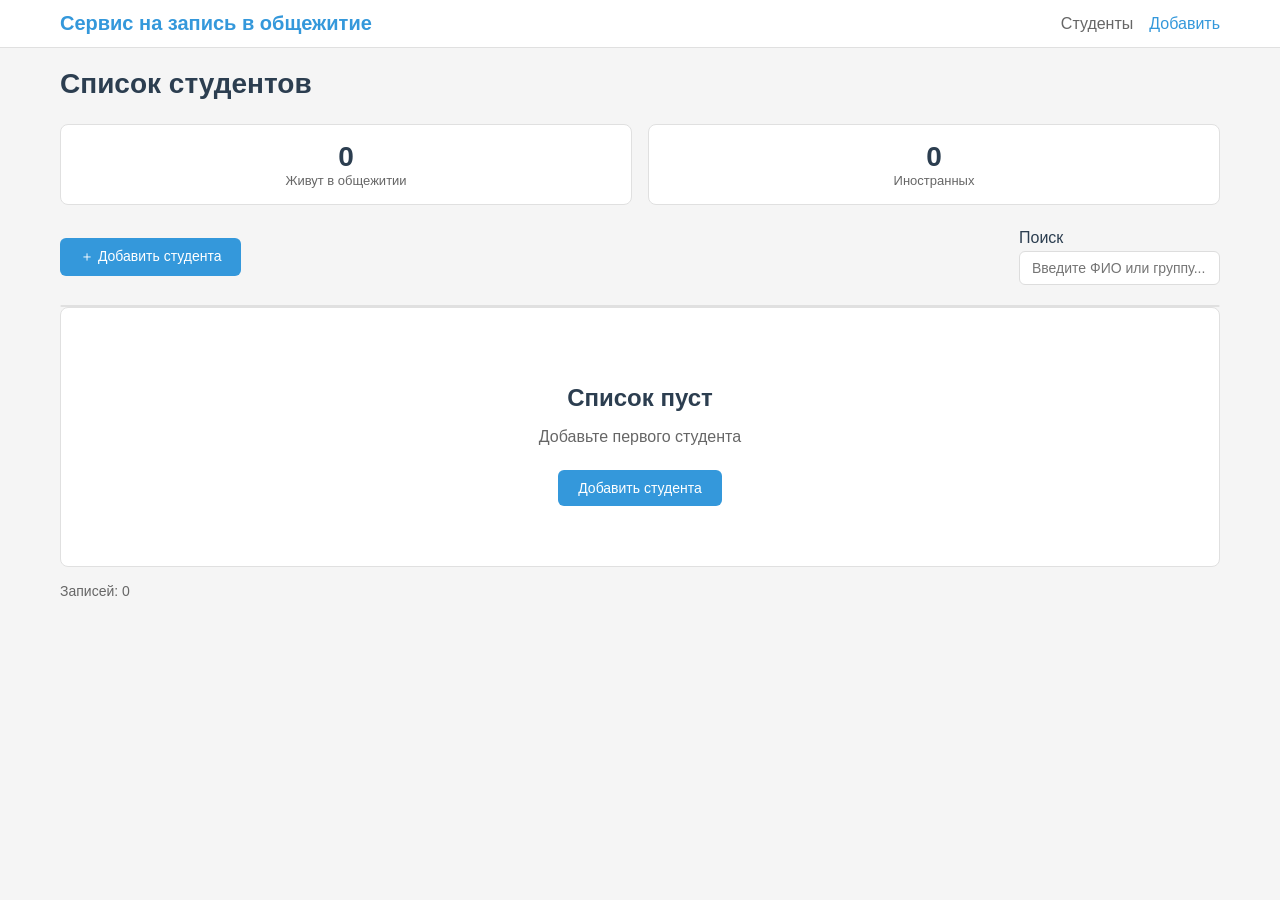
<file: index.html>
<!DOCTYPE html>
<html lang="ru">
<head>
  <meta charset="UTF-8">
  <meta name="viewport" content="width=device-width, initial-scale=1.0">
  <title>Студенты — список</title>
  <link rel="icon" href="favicon/index.jpg" type="image/x-icon">
  <link rel="stylesheet" href="css/style.css">
</head>
<body>
  <header class="header">
    <div class="header-container">
      <a href="index.html" class="logo">Сервис на запись в общежитие</a>
      <nav class="nav">
        <a href="index.html" class="nav-link">Студенты</a>
        <a href="student-form.html" class="nav-link active">Добавить</a>
      </nav>
    </div>
  </header>

  <main class="main" id="main-content">
    <div class="container">
      <div id="notice" class="notice" hidden></div>

      <div class="page-header">
        <h1>Список студентов</h1>
      </div>

      <div class="stats">
        <div class="stat-card">
          <div class="stat-value" id="dorm-count">0</div>
          <div class="stat-label">Живут в общежитии</div>
        </div>
        <div class="stat-card">
          <div class="stat-value" id="foreign-count">0</div>
          <div class="stat-label">Иностранных</div>
        </div>
      </div>

      <div class="controls">
        <a href="student-form.html" class="btn btn-primary">＋ Добавить студента</a>
        <div class="search-box">
          <label for="search-input" class="search-label">Поиск</label>
          <input 
            type="text" 
            id="search-input" 
            class="search-input" 
            placeholder="Введите ФИО или группу..."
          >
        </div>
      </div>

      <div class="table-wrapper">
        <table class="students-table" id="students-table">
          <thead>
            <tr>
              <th>Студент</th>
              <th>Группа</th>
              <th>ИСУ ID</th>
              <th>Общежитие</th>
              <th>Срок заселения</th>
              <th>Действия</th>
            </tr>
          </thead>
          <tbody id="students-table-body">
          </tbody>
        </table>
      </div>

      <div id="empty-state" class="empty-state" hidden>
        <div class="empty-icon"></div>
        <h2 id="empty-title" class="empty-title">Список пуст</h2>
        <p id="empty-text" class="empty-text">Добавьте первого студента</p>
        <a href="student-form.html" class="btn btn-primary">Добавить студента</a>
      </div>

      <div id="results-summary" class="results-summary"></div>
    </div>
  </main>

  <script src="/js/cookies.js"></script>
  <script src="/js/student-servise.js"></script>
  <script src="/js/validation.js"></script>
  <script src="/js/app.js"></script>
</body>
</html>
</file>
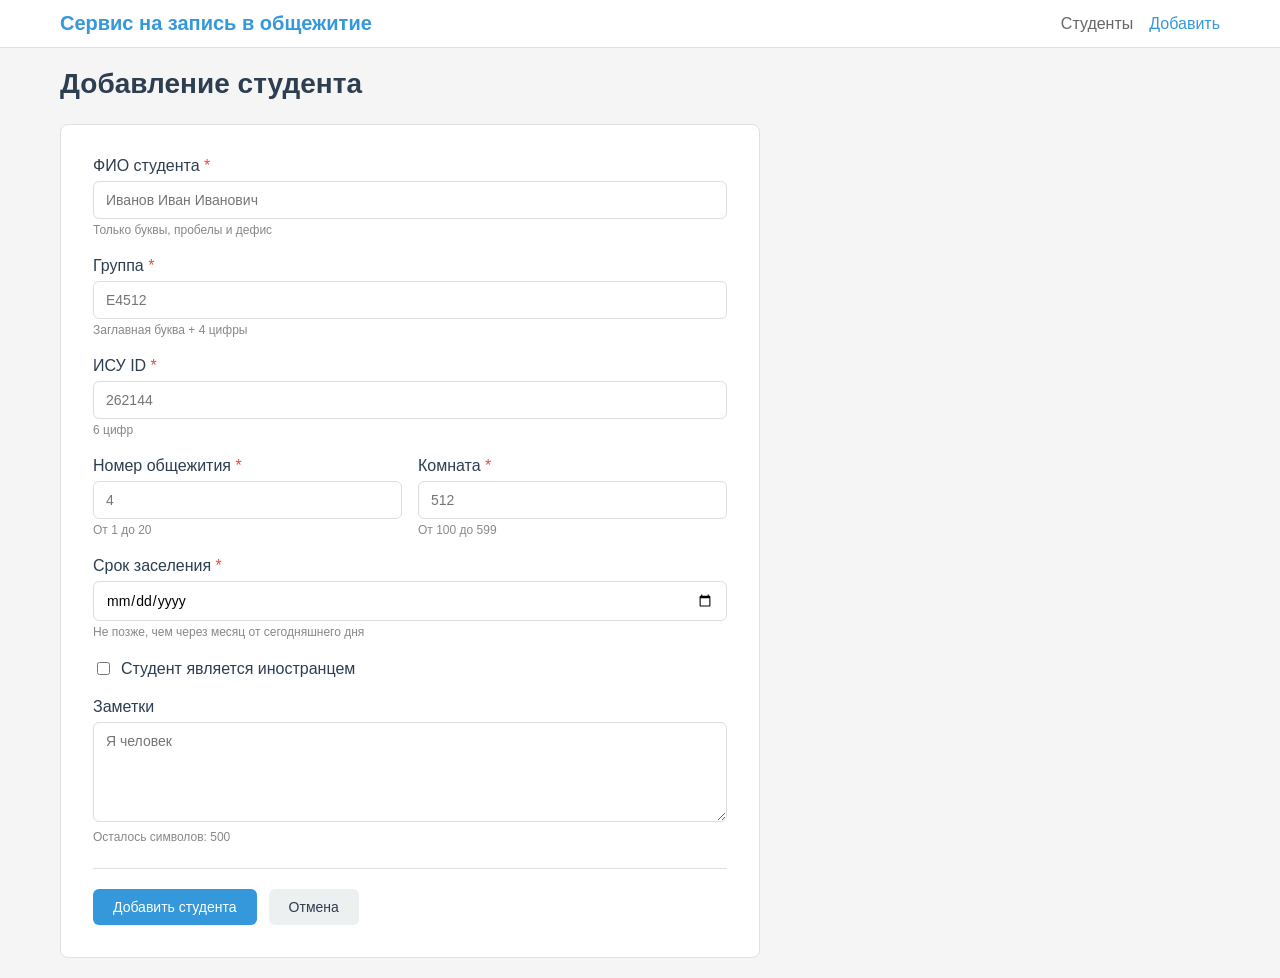
<file: student-form.html>
<!DOCTYPE html>
<html lang="ru">
<head>
  <meta charset="UTF-8">
  <meta name="viewport" content="width=device-width, initial-scale=1.0">
  <title>Форма студента</title>
  <link rel="icon" href="favicon/form.jpg" type="image/x-icon">
  <link rel="stylesheet" href="css/style.css">
</head>
<body>
  <header class="header">
    <div class="header-container">
      <a href="index.html" class="logo">Сервис на запись в общежитие</a>
      <nav class="nav">
        <a href="index.html" class="nav-link">Студенты</a>
        <a href="student-form.html" class="nav-link active">Добавить</a>
      </nav>
    </div>
  </header>

  <main class="main" id="main-content">
    <div class="container">
      <div class="page-header">
        <h1 id="form-title">Добавление студента</h1>
      </div>

      <form id="student-form" class="student-form" novalidate>
        <input type="hidden" name="id" id="student-id">

        <div class="form-group">
          <label for="fullName" class="form-label">
            ФИО студента <span class="required">*</span>
          </label>
          <input
            type="text"
            id="fullName"
            name="fullName"
            class="form-input"
            required
            minlength="2"
            maxlength="120"
            pattern="[a-zA-Zа-яА-ЯёЁ\s\-]+"
            placeholder="Иванов Иван Иванович"
            autocomplete="off"
          >
          <span class="form-hint">Только буквы, пробелы и дефис</span>
        </div>

        <div class="form-group">
          <label for="group" class="form-label">
            Группа <span class="required">*</span>
          </label>
          <input
            type="text"
            id="group"
            name="group"
            class="form-input"
            required
            pattern="[A-Z][1-4][1-5][0-9]{2}"
            placeholder="E4512"
            maxlength="5"
            autocomplete="off"
          >
          <span class="form-hint">Заглавная буква + 4 цифры</span>
        </div>

        <div class="form-group">
          <label for="isuId" class="form-label">
            ИСУ ID <span class="required">*</span>
          </label>
          <input
            type="text"
            id="isuId"
            name="isuId"
            class="form-input"
            required
            pattern="\d{6}"
            placeholder="262144"
            maxlength="6"
            autocomplete="off"
          >
          <span class="form-hint">6 цифр</span>
        </div>

        <div class="form-row">
          <div class="form-group">
            <label for="dormitory" class="form-label">
              Номер общежития <span class="required">*</span>
            </label>
            <input
              type="number"
              id="dormitory"
              name="dormitory"
              class="form-input"
              required
              min="1"
              max="20"
              placeholder="4"
            >
            <span class="form-hint">От 1 до 20</span>
          </div>

          <div class="form-group">
            <label for="room" class="form-label">
              Комната <span class="required">*</span>
            </label>
            <input
              type="number"
              id="room"
              name="room"
              class="form-input"
              required
              pattern="[1-5][0-9]{2}"
              min="100"
              max="599"
              placeholder="512"
            >
            <span class="form-hint">От 100 до 599</span>
          </div>
        </div>

        <div class="form-group">
          <label for="settlementDate" class="form-label">
            Срок заселения <span class="required">*</span>
          </label>
          <input
            type="date"
            id="settlementDate"
            name="settlementDate"
            class="form-input"
            required
          >
          <span class="form-hint">Не позже, чем через месяц от сегодняшнего дня</span>
        </div>

        <div class="form-group form-checkbox">
          <label class="checkbox-label">
            <input type="checkbox" id="isForeign" name="isForeign">
            <span class="checkbox-text">Студент является иностранцем</span>
          </label>
        </div>

        <div class="form-group">
          <label for="notes" class="form-label">Заметки</label>
          <textarea
            id="notes"
            name="notes"
            class="form-input form-textarea"
            maxlength="500"
            rows="4"
            placeholder="Я человек"
          ></textarea>
          <span class="form-hint">
            Осталось символов: <span id="notes-counter">500</span>
          </span>
        </div>

        <div id="notice" class="notice" hidden></div>

        <div class="form-actions">
          <button type="submit" class="btn btn-primary" id="submit-btn">
            Добавить студента
          </button>
          <a href="index.html" class="btn btn-secondary">Отмена</a>
        </div>
      </form>
    </div>
  </main>


  <script src="/js/cookies.js"></script>
  <script src="/js/student-servise.js"></script>
  <script src="js/validation.js"></script>
  <script src="js/form.js"></script>
</body>
</html>
</file>
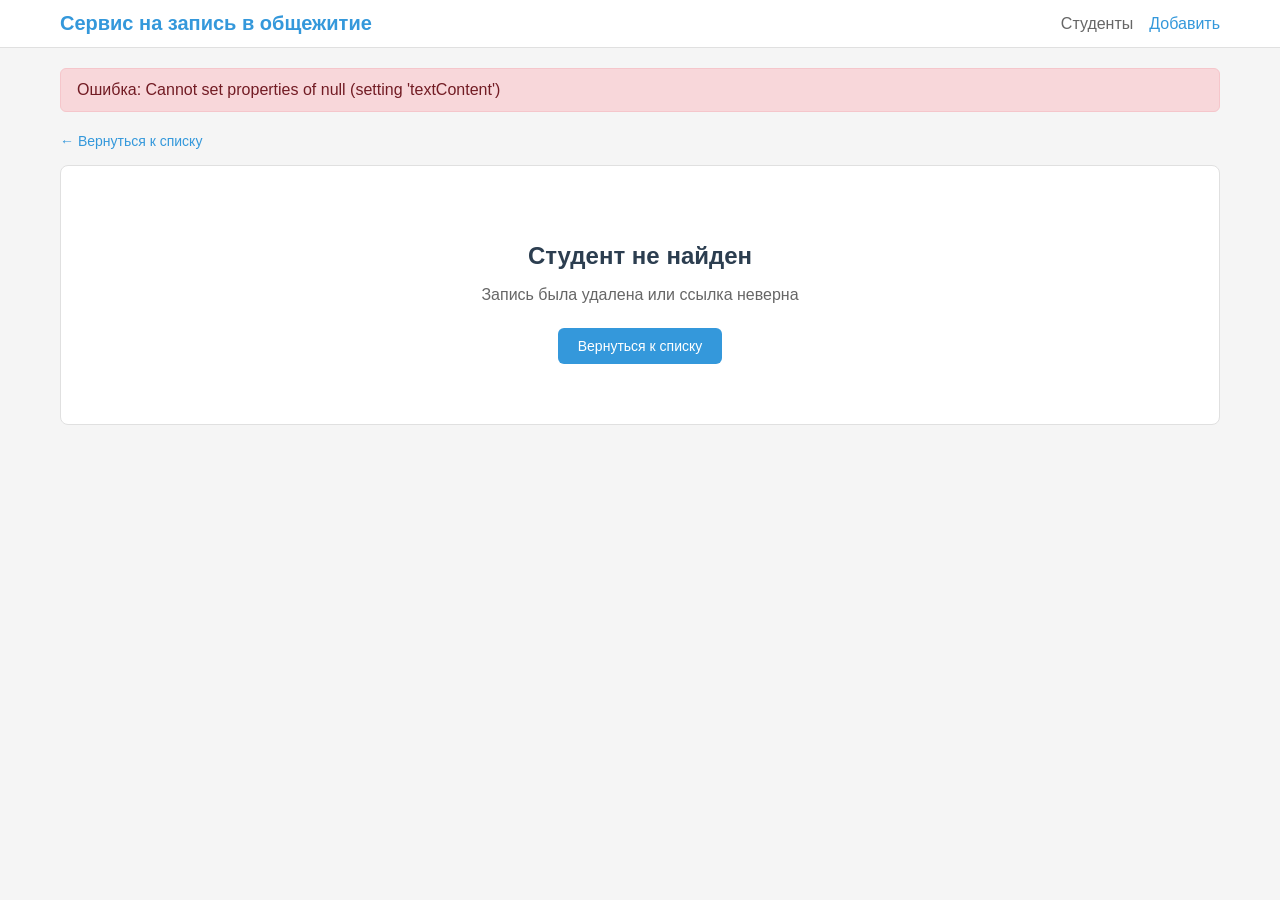
<file: student-profile.html>
<!DOCTYPE html>
<html lang="ru">
<head>
  <meta charset="UTF-8">
  <meta name="viewport" content="width=device-width, initial-scale=1.0">
  <title>Профиль студента</title>
  <link rel="icon" href="favicon/profile.jpg" type="image/x-icon">
  <link rel="stylesheet" href="css/style.css">
</head>
<body>
  <header class="header">
    <div class="header-container">
      <a href="index.html" class="logo">Сервис на запись в общежитие</a>
      <nav class="nav">
        <a href="index.html" class="nav-link">Студенты</a>
        <a href="student-form.html" class="nav-link active">Добавить</a>
      </nav>
    </div>
  </header>

  <main class="main" id="main-content">
    <div class="container">
      <div id="notice" class="notice" hidden></div>

      <a href="index.html" class="back-link">← Вернуться к списку</a>

      <div id="profile-content" class="profile-content" hidden>
        <div class="profile-card">
          <div class="profile-header">
            <div class="profile-avatar" id="profile-avatar">Аватар</div>
            <div class="profile-info">
              <h2 class="profile-name" id="profile-name"></h2>
              <div class="profile-group" id="profile-group"></div>
              <div class="profile-status" id="profile-status"></div>
            </div>
          </div>
        </div>

        <div class="profile-section">
          <h3 class="section-title">Основная информация</h3>
          <div class="info-grid">
            <div class="info-item">
              <div class="info-label">ИСУ ID</div>
              <div class="info-value" id="profile-isu"></div>
            </div>
            <div class="info-item">
              <div class="info-label">Группа</div>
              <div class="info-value" id="profile-group-value"></div>
            </div>
            <div class="info-item">
              <div class="info-label">Общежитие</div>
              <div class="info-value" id="profile-dorm"></div>
            </div>
            <div class="info-item">
              <div class="info-label">Комната</div>
              <div class="info-value" id="profile-room"></div>
            </div>
          </div>
        </div>

        <div class="profile-section">
          <h3 class="section-title">Заселение</h3>
          <div class="info-grid">
            <div class="info-item">
              <div class="info-label">Срок заселения</div>
              <div class="info-value" id="profile-date"></div>
            </div>
            <div class="info-item">
              <div class="info-label">Статус</div>
              <div class="info-value" id="profile-foreign"></div>
            </div>
          </div>
        </div>

        <div class="profile-section" id="notes-section" hidden>
          <h3 class="section-title">Заметки</h3>
          <div class="notes-content" id="profile-notes"></div>
        </div>

        <div class="profile-actions">
          <a href="#" class="btn btn-primary" id="edit-btn">✎ Редактировать</a>
          <button class="btn btn-danger" id="delete-btn">⌫ Удалить</button>
          <a href="index.html" class="btn btn-secondary">К списку</a>
        </div>
      </div>

      <div id="profile-not-found" class="empty-state" hidden>
        <div class="empty-icon"></div>
        <h2 class="empty-title">Студент не найден</h2>
        <p class="empty-text">Запись была удалена или ссылка неверна</p>
        <a href="index.html" class="btn btn-primary">Вернуться к списку</a>
      </div>
    </div>
  </main>

  <script src="/js/cookies.js"></script>
  <script src="/js/student-servise.js"></script>
  <script src="/js/validation.js"></script>
  <script src="/js/profile.js"></script>
</body>
</html>
</file>
<file: css/style.css>
/* Базовые стили */
* { box-sizing: border-box; }
body { margin: 0; font-family: -apple-system, sans-serif; background: #f5f5f5; color: #2c3e50; }
.container { max-width: 1200px; margin: 0 auto; padding: 20px; }

/* Шапка */
.header { background: #fff; border-bottom: 1px solid #e0e0e0; padding: 12px 0; }
.header-container { max-width: 1200px; margin: 0 auto; padding: 0 20px; display: flex; justify-content: space-between; align-items: center; }
.logo { font-size: 20px; font-weight: bold; color: #3498db; text-decoration: none; }
.nav { display: flex; gap: 16px; }
.nav-link { color: #666; text-decoration: none; }
.nav-link.active { color: #3498db; font-weight: 500; }

/* Уведомления */
.notice { padding: 12px 16px; margin-bottom: 20px; border-radius: 6px; background: #d4edda; color: #155724; border: 1px solid #c3e6cb; }
.notice.error { background: #f8d7da; color: #721c24; border-color: #f5c6cb; }

/* Заголовок */
.page-header { margin-bottom: 24px; }
.page-header h1 { margin: 0 0 8px; font-size: 28px; }
.page-subtitle { margin: 0; color: #666; font-size: 14px; }

/* Статистика */
.stats { display: grid; grid-template-columns: repeat(auto-fit, minmax(180px, 1fr)); gap: 16px; margin-bottom: 24px; }
.stat-card { background: #fff; border: 1px solid #e0e0e0; border-radius: 8px; padding: 16px; text-align: center; }
.stat-icon { font-size: 28px; margin-bottom: 4px; }
.stat-value { font-size: 28px; font-weight: bold; }
.stat-label { font-size: 13px; color: #666; }

/* Управление */
.controls { display: flex; justify-content: space-between; align-items: center; margin-bottom: 20px; flex-wrap: wrap; gap: 12px; }
.search-box { display: flex; flex-direction: column; gap: 4px; }
.search-input { padding: 8px 12px; border: 1px solid #ddd; border-radius: 6px; font-size: 14px; }
.search-input:focus { outline: none; border-color: #3498db; }

/* Таблица */
.table-wrapper { overflow-x: auto; background: #fff; border: 1px solid #e0e0e0; border-radius: 8px; }
.students-table { width: 100%; border-collapse: collapse; }
.students-table th { background: #f8f9fa; padding: 12px; text-align: left; font-weight: 600; border-bottom: 2px solid #e0e0e0; }
.students-table td { padding: 12px; border-bottom: 1px solid #f0f0f0; vertical-align: middle; }
.students-table tr:hover { background: #f8f9fa; }

.student-cell { display: flex; align-items: center; gap: 12px; }
.avatar { width: 40px; height: 40px; border-radius: 50%; background: #3498db; color: #fff; display: flex; align-items: center; justify-content: center; font-weight: bold; font-size: 14px; flex-shrink: 0; }
.student-name { font-weight: 500; color: #2c3e50; text-decoration: none; word-wrap: break-word; word-break: break-word; overflow-wrap: anywhere; }
.student-name:hover { color: #3498db; }
.student-foreign { font-size: 12px; color: #666; margin-top: 2px; }

.actions-cell { display: flex; gap: 8px; }
.btn-icon { background: none; border: none; cursor: pointer; font-size: 18px; padding: 4px 8px; border-radius: 4px; text-decoration: none; color: #2c3e50; }
.btn-icon:hover { background: #f0f0f0; }
.btn-icon.confirming { background: #e74c3c; color: #fff; }

/* Пустое состояние */
.empty-state { text-align: center; padding: 60px 20px; background: #fff; border: 1px solid #e0e0e0; border-radius: 8px; }
.empty-icon { font-size: 48px; margin-bottom: 16px; }
.empty-title { margin: 0 0 8px; font-size: 24px; }
.empty-text { color: #666; margin-bottom: 24px; }
.results-summary { margin-top: 16px; font-size: 14px; color: #666; }

/* Кнопки */
.btn { display: inline-block; padding: 10px 20px; border-radius: 6px; text-decoration: none; font-size: 14px; font-weight: 500; cursor: pointer; border: none; transition: background 0.2s; }
.btn-primary { background: #3498db; color: #fff; }
.btn-primary:hover { background: #2980b9; }
.btn-secondary { background: #ecf0f1; color: #2c3e50; }
.btn-secondary:hover { background: #d5dbdb; }
.btn-danger { background: #e74c3c; color: #fff; }
.btn-danger:hover { background: #c0392b; }
.btn-danger.confirming { animation: pulse 1s infinite; }
@keyframes pulse { 50% { opacity: 0.7; } }

/* Форма */
.student-form { background: #fff; border: 1px solid #e0e0e0; border-radius: 8px; padding: 32px; max-width: 700px; }
.form-group { margin-bottom: 20px; }
.form-label { display: block; font-weight: 500; margin-bottom: 6px; }
.required { color: #e74c3c; }
.form-input { width: 100%; padding: 10px 12px; border: 1px solid #ddd; border-radius: 6px; font-size: 14px; font-family: inherit; }
.form-input:focus { outline: none; border-color: #3498db; box-shadow: 0 0 0 3px rgba(52,152,219,0.1); }
.form-textarea { resize: vertical; min-height: 100px; }
.form-hint { display: block; font-size: 12px; color: #888; margin-top: 4px; }
.form-row { display: grid; grid-template-columns: 1fr 1fr; gap: 16px; }
.form-checkbox { margin-top: 8px; }
.checkbox-label { display: flex; align-items: center; gap: 8px; cursor: pointer; font-weight: 500; }
.form-actions { display: flex; gap: 12px; margin-top: 24px; padding-top: 20px; border-top: 1px solid #e0e0e0; }
.input-error { border-color: #e74c3c !important; background-color: #fdf0ef; }
.field-error { color: #e74c3c; font-size: 13px; margin-top: 4px; }
.readonly-field { background: #f5f5f5; color: #666; cursor: not-allowed; }
#notes-counter.negative { color: #e74c3c; font-weight: bold; }

/* Досье */
.back-link { display: inline-block; margin-bottom: 16px; color: #3498db; text-decoration: none; font-size: 14px; }
.back-link:hover { text-decoration: underline; }
.profile-card { background: #fff; border: 1px solid #e0e0e0; border-radius: 8px; padding: 24px; margin-bottom: 24px; }
.profile-header { display: flex; align-items: center; gap: 20px; }
.profile-avatar { width: 80px; height: 80px; border-radius: 50%; background: #3498db; color: #fff; display: flex; align-items: center; justify-content: center; font-size: 28px; font-weight: bold; flex-shrink: 0; }
.profile-name { margin: 0 0 4px; font-size: 24px; word-wrap: break-word; word-break: break-word; overflow-wrap: anywhere; }
.profile-group { font-size: 16px; color: #666; margin-bottom: 4px; }
.profile-status { font-size: 14px; font-weight: 500; }
.profile-status.foreign { color: #8e44ad; }
.profile-status.local { color: #27ae60; }
.profile-section { background: #fff; border: 1px solid #e0e0e0; border-radius: 8px; padding: 24px; margin-bottom: 16px; }
.section-title { margin: 0 0 16px; font-size: 18px; padding-bottom: 8px; border-bottom: 2px solid #f0f0f0; }
.info-grid { display: grid; grid-template-columns: repeat(auto-fit, minmax(200px, 1fr)); gap: 16px; }
.info-item { padding: 12px; background: #f8f9fa; border-radius: 6px; }
.info-label { font-size: 12px; color: #888; text-transform: uppercase; margin-bottom: 4px; }
.info-value { font-size: 16px; font-weight: 500; }
.notes-content { padding: 16px; background: #fffde7; border-left: 4px solid #f1c40f; border-radius: 4px; font-size: 14px; line-height: 1.6; white-space: pre-wrap; word-wrap: break-word; word-break: break-word; overflow-wrap: anywhere; }
.profile-actions { display: flex; gap: 12px; margin-top: 24px; flex-wrap: wrap; }

/* Подвал */
.footer { text-align: center; padding: 20px; color: #666; font-size: 14px; margin-top: 40px; }

/* Адаптивность — один медиа-запрос */
@media (max-width: 768px) {
  .controls { flex-direction: column; align-items: stretch; }
  .search-input { min-width: 100%; }
  .students-table th, .students-table td { padding: 8px; }
  .avatar { width: 32px; height: 32px; font-size: 12px; }
  .student-form { padding: 20px; }
  .form-row { grid-template-columns: 1fr; }
  .form-actions { flex-direction: column; }
  .form-actions .btn { width: 100%; text-align: center; }
  .profile-header { flex-direction: column; text-align: center; }
  .profile-avatar { width: 100px; height: 100px; font-size: 36px; }
  .info-grid { grid-template-columns: 1fr; }
  .profile-actions { flex-direction: column; }
  .profile-actions .btn { width: 100%; text-align: center; }
}

@media (max-width: 480px) {
  .stats { grid-template-columns: 1fr; }
  .students-table thead { display: none; }
  .students-table tr { display: block; margin-bottom: 16px; border: 1px solid #e0e0e0; border-radius: 8px; padding: 12px; }
  .students-table td { display: flex; justify-content: space-between; padding: 8px 0; border-bottom: 1px solid #f0f0f0; }
  .students-table td:last-child { border-bottom: none; }
  .students-table td::before { content: attr(data-label); font-weight: 600; margin-right: 12px; }
}
.h2 {

}
</file>
